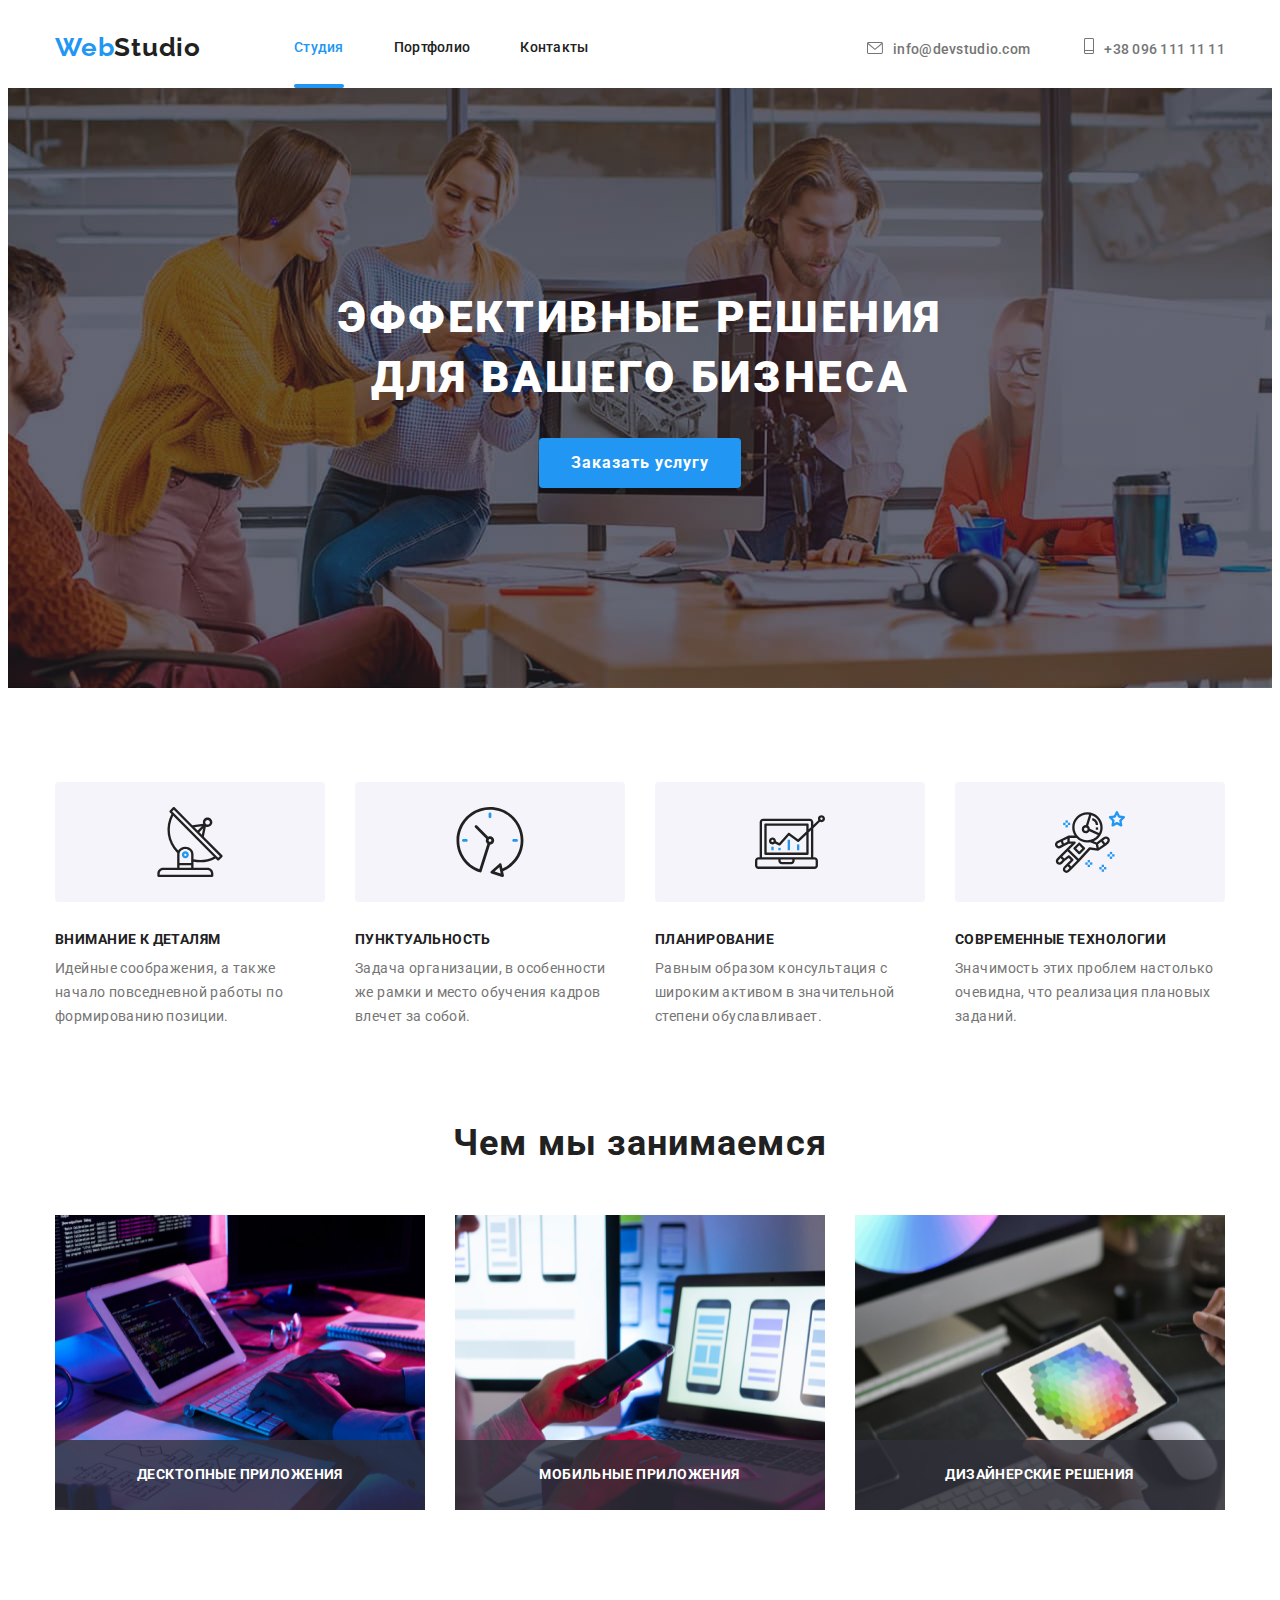
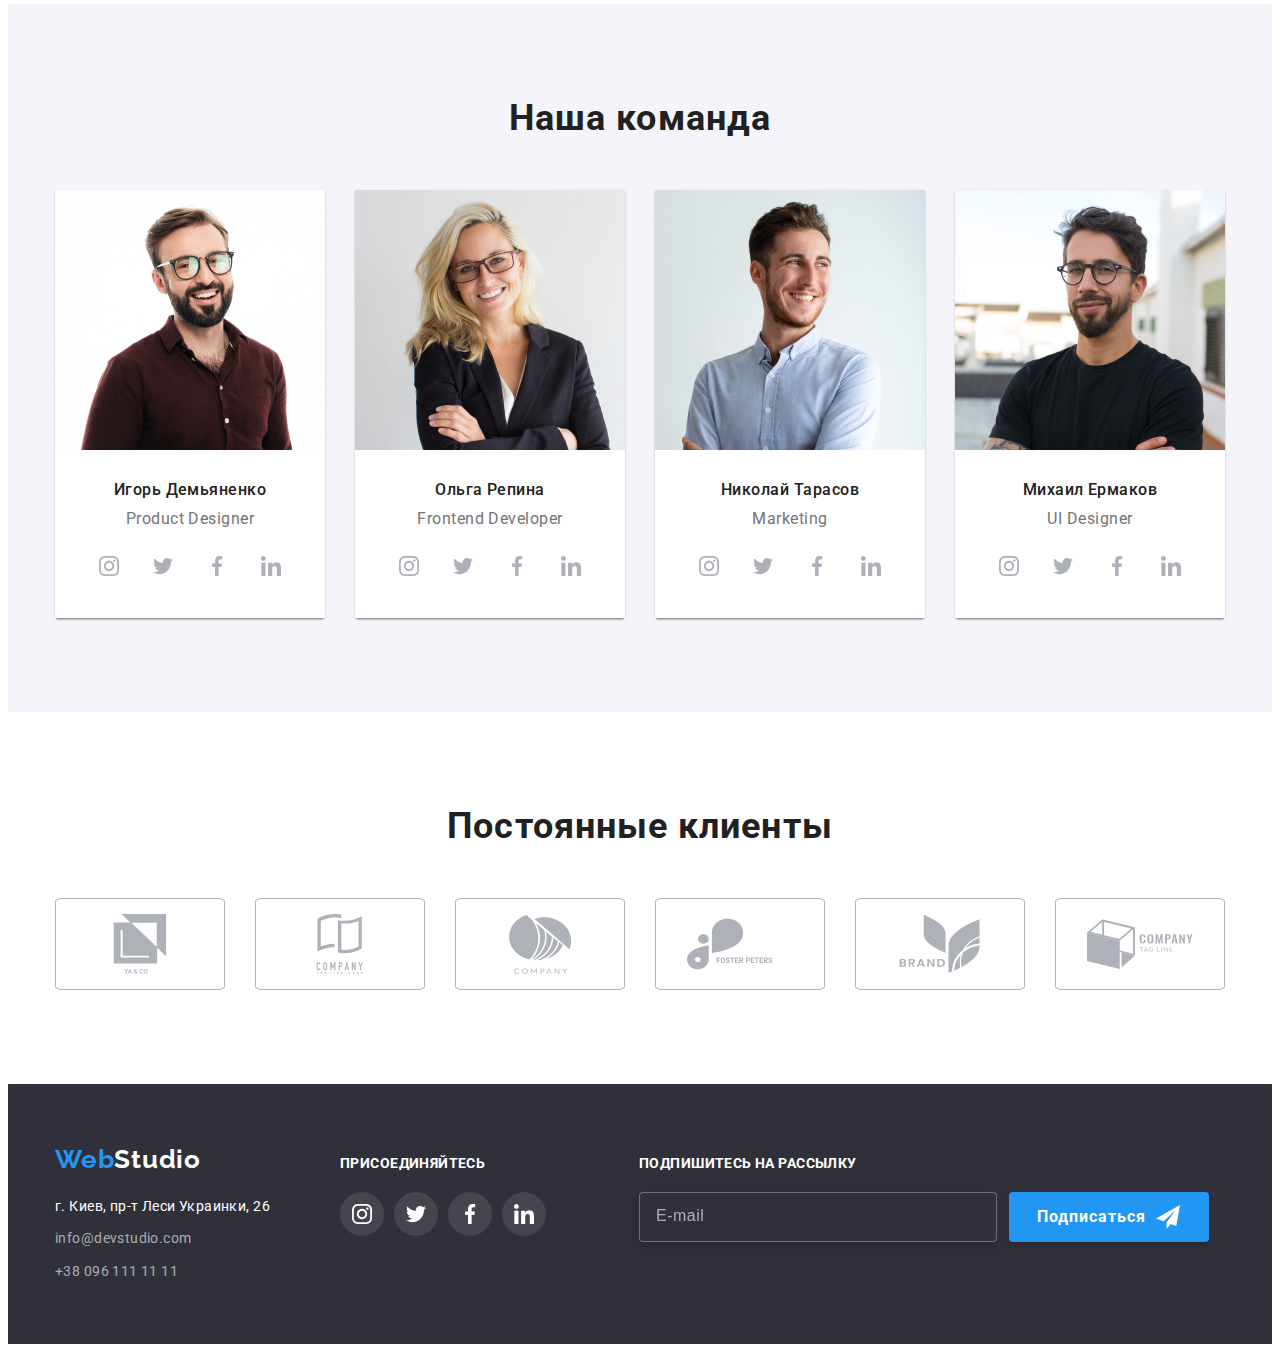
<file: index.html>
<!DOCTYPE html>
<html lang="ru">
<head>
    <meta charset="UTF-8">
    <meta http-equiv="X-UA-Compatible" content="IE=edge">
    <meta name="viewport" content="width=device-width, initial-scale=1.0">
    <title>Document</title>
    <link rel="stylesheet" href="https://cdnjs.cloudflare.com/ajax/libs/modern-normalize/1.1.0/modern-normalize.min.css"
        integrity="sha512-wpPYUAdjBVSE4KJnH1VR1HeZfpl1ub8YT/NKx4PuQ5NmX2tKuGu6U/JRp5y+Y8XG2tV+wKQpNHVUX03MfMFn9Q=="
        crossorigin="anonymous" referrerpolicy="no-referrer" />
    <link rel="preconnect" href="https://fonts.gstatic.com">
    <link href="https://fonts.googleapis.com/css2?family=Raleway:wght@700&family=Roboto:wght@400;500;700;900&display=swap"
        rel="stylesheet" />
    <link rel="stylesheet" href="./css/main.min.css">
</head>
<body>
<!-- Header -->
    <header class="header">
        <div class="container main-nav">
        <nav class="header-nav">
            <a href="" class="header-logo">Web<span class="accent-header">Studio</span></a>
            <ul class="header-list">
                <li class="header-item"><a href="./index.html" class="header-link current">Студия</a></li>
                <li class="header-item"><a href="./portfolio.html" class="header-link">Портфолио</a></li>
                <li class="header-item"><a href="" class="header-link">Контакты</a></li>
            </ul>
        </nav> 
            <ul class="header-contacts">
                <li class="contacts-item"><a href="mailto:info@devstudio.com" class="header-email">
                    <svg class="contacts-icon" width="16" height="12">
                        <use href="./images/icons.svg#icon-envelope"></use>
                    </svg>info@devstudio.com </a></li>
                <li class="contacts-item"><a href="tel:+380961111111" class="header-tel">
                    <svg class="contacts-icon" width="10" height="16">
                    <use href="./images/icons.svg#icon-tel"></use>
                </svg>+38 096 111 11 11</a></li>
            </ul>
        </div>
    </header>
<!-- Main content -->
    <main class="main">
        <section class="section hero-section">
            <div class="container hero-container">
            <h1 class="hero-title">Эффективные решения для вашего бизнеса</h1>
            <button type="button" class="hero-button" data-modal-open>Заказать услугу</button>
            </div>
        </section>
        
<!-- Our quality  -->
        <section class="section quality-section">
            <div class="container">
            <ul class="specialty">
                <li class="specialty__item">
                    <h3 class="specialty__about">ВНИМАНИЕ К ДЕТАЛЯМ</h3>
                    <p class="specialty__description">Идейные соображения, а также начало повседневной работы по формированию позиции.</p>
                </li>
                <li class="specialty__item">
                    <h3 class="specialty__about">ПУНКТУАЛЬНОСТЬ</h3>
                    <p class="specialty__description">Задача организации, в особенности же рамки и место обучения кадров влечет за собой.</p>
                </li>
                <li class="specialty__item">
                    <h3 class="specialty__about">ПЛАНИРОВАНИЕ</h3>
                    <p class="specialty__description">Равным образом консультация с широким активом в значительной степени обуславливает.</p>
                </li>
                <li class="specialty__item">
                    <h3 class="specialty__about">СОВРЕМЕННЫЕ ТЕХНОЛОГИИ</h3>
                    <p class="specialty__description">Значимость этих проблем настолько очевидна, что реализация плановых заданий.</p>
                </li>
            </ul>
            </div>
        </section>
<!-- Our products -->
        <section class="section products-section">
            <div class="our-products container">
            <h2 class="products-title">Чем мы занимаемся</h2>
            <ul class="products-list">
                <li class="products-item">
                    <div class="product-thumb">
                        <img src="./images/box1.jpg" alt="Десктопные приложения" height="295" width="370">
                        <div class="product-actions">
                            <p class="product-about">Десктопные приложения</p>
                        </div>
                    </div>
                </li>
                <li class="products-item">
                    <div class="product-thumb">
                        <img src="./images/box2.jpg" alt="Мобильные приложения" height="295" width="370">
                        <div class="product-actions">
                            <p class="product-about">Мобильные приложения</p>
                    </div>
                </div>
                </li>
                <li class="products-item">
                    <div class="product-thumb">
                        <img src="./images/box3.jpg" alt="Дизайнерские решения" height="295" width="370">
                        <div class="product-actions">
                            <p class="product-about">Дизайнерские решения</p>
                    </div>
                </div>
                </li>
            </ul>
            </div>
        </section>
<!-- Our team -->
        <section class="section team-section">
            <div class="our-team container">
            <h2 class="team team--title">Наша команда</h2>
            <ul class="card-list">
                <li class="card-list__item">
                    <img src="./images/img1.jpg" alt="Игорь" height="260" width="270">
                    <div class="card-list__description">
                        <h3 class="card-list__title">Игорь Демьяненко</h3>
                        <p class="card-list__text">Product Designer</p>
                        <ul class="socials list">
                                <li class="socials__item"><a href="" class="socials__link link">
                                    <svg class="socials__icon" width="20" height="20">
                                        <use href="./images/icons.svg#icon-instagram"></use>
                                    </svg>
                                </a>
                                </li>
                                <li class="socials__item"><a href="" class="socials__link link">
                                    <svg class="socials__icon" width="20" height="20">
                                        <use href="./images/icons.svg#icon-twitter"></use>
                                    </svg>
                                </a>
                                </li>
                                <li class="socials__item"><a href="" class="socials__link link">
                                    <svg class="socials__icon" width="20" height="20">
                                        <use href="./images/icons.svg#icon-facebook"></use>
                                    </svg>
                                </a>
                                </li>
                                <li class="socials__item"><a href="" class="socials__link link">
                                    <svg class="socials__icon" width="20" height="20">
                                        <use href="./images/icons.svg#icon-linkedin"></use>
                                    </svg>
                                </a>
                                </li>
                        </ul>
                    </div> 
                </li>
                <li class="card-list__item">
                    <img src="./images/img2.jpg" alt="Ольга" height="260" width="270">
                    <div class="card-list__description">
                    <h3 class="card-list__title">Ольга Репина</h3>
                    <p class="card-list__text">Frontend Developer</p>
                        <ul class="socials list">
                            <li class="socials__item"><a href="" class="socials__link link">
                                    <svg class="socials__icon" width="20" height="20">
                                        <use href="./images/icons.svg#icon-instagram"></use>
                                    </svg>
                                </a>
                            </li>
                            <li class="socials__item"><a href="" class="socials__link link">
                                    <svg class="socials__icon" width="20" height="20">
                                        <use href="./images/icons.svg#icon-twitter"></use>
                                    </svg>
                                </a>
                            </li>
                            <li class="socials__item"><a href="" class="socials__link link">
                                    <svg class="socials__icon" width="20" height="20">
                                        <use href="./images/icons.svg#icon-facebook"></use>
                                    </svg>
                                </a>
                            </li>
                            <li class="socials__item"><a href="" class="socials__link link">
                                    <svg class="socials__icon" width="20" height="20">
                                        <use href="./images/icons.svg#icon-linkedin"></use>
                                    </svg>
                                </a>
                            </li>
                        </ul>
                    </div>
                </li>
                <li class="card-list__item">
                    <img src="./images/img3.jpg" alt="Николай" height="260" width="270">
                    <div class="card-list__description">
                    <h3 class="card-list__title">Николай Тарасов</h3>
                    <p class="card-list__text">Marketing</p>
                        <ul class="socials list">
                            <li class="socials__item"><a href="" class="socials__link link">
                                    <svg class="socials__icon" width="20" height="20">
                                        <use href="./images/icons.svg#icon-instagram"></use>
                                    </svg>
                                </a>
                            </li>
                            <li class="socials__item"><a href="" class="socials__link link">
                                    <svg class="socials__icon" width="20" height="20">
                                        <use href="./images/icons.svg#icon-twitter"></use>
                                    </svg>
                                </a>
                            </li>
                            <li class="socials__item"><a href="" class="socials__link link">
                                    <svg class="socials__icon" width="20" height="20">
                                        <use href="./images/icons.svg#icon-facebook"></use>
                                    </svg>
                                </a>
                            </li>
                            <li class="socials__item"><a href="" class="socials__link link">
                                    <svg class="socials__icon" width="20" height="20">
                                        <use href="./images/icons.svg#icon-linkedin"></use>
                                    </svg>
                                </a>
                            </li>
                        </ul>
                    </div>        
                </li>
                <li class="card-list__item">
                    <img src="./images/img4.jpg" alt="Михаил" height="260" width="270">
                    <div class="card-list__description">
                    <h3 class="card-list__title">Михаил Ермаков</h3>
                    <p class="card-list__text">UI Designer</p>
                        <ul class="socials list">
                            <li class="socials__item"><a href="" class="socials__link link">
                                    <svg class="socials__icon" width="20" height="20">
                                        <use href="./images/icons.svg#icon-instagram"></use>
                                    </svg>
                                </a>
                            </li>
                            <li class="socials__item"><a href="" class="socials__link link">
                                    <svg class="socials__icon" width="20" height="20">
                                        <use href="./images/icons.svg#icon-twitter"></use>
                                    </svg>
                                </a>
                            </li>
                            <li class="socials__item"><a href="" class="socials__link link">
                                    <svg class="socials__icon" width="20" height="20">
                                        <use href="./images/icons.svg#icon-facebook"></use>
                                    </svg>
                                </a>
                            </li>
                            <li class="socials__item"><a href="" class="socials__link link">
                                    <svg class="socials__icon" width="20" height="20">
                                        <use href="./images/icons.svg#icon-linkedin"></use>
                                    </svg>
                                </a>
                            </li>
                        </ul>
                    </div>      
            </li>
            </ul>
            </div>
        </section>
<!-- Our clients -->
        <section class="section clients-section">
            <h2 class="clients-title">Постоянные клиенты</h2>
            <ul class="clients-list">
                <li class="clients-item"><a href="" class="clients-soc-link link">
                        <svg class="clients-soc-icon" width="106" height="60">
                        <use href="./images/icons.svg#icon-ya"></use>
                        </svg>
                    </a>
                </li>
                <li class="clients-item"><a href="" class="clients-soc-link link">
                        <svg class="clients-soc-icon" width="106" height="60">
                            <use href="./images/icons.svg#icon-tagline"></use>
                        </svg>
                    </a>
                </li>
                <li class="clients-item"><a href="" class="clients-soc-link link">
                        <svg class="clients-soc-icon" width="106" height="60">
                            <use href="./images/icons.svg#icon-company"></use>
                        </svg>
                    </a>
                </li>
                <li class="clients-item"><a href="" class="clients-soc-link link">
                        <svg class="clients-soc-icon" width="106" height="60">
                            <use href="./images/icons.svg#icon-foster"></use>
                        </svg>
                    </a>
                </li>
                <li class="clients-item"><a href="" class="clients-soc-link link">
                        <svg class="clients-soc-icon" width="106" height="60">
                            <use href="./images/icons.svg#icon-brand"></use>
                        </svg>
                    </a>
                </li>
                <li class="clients-item"><a href="" class="clients-soc-link link">
                        <svg class="clients-soc-icon" width="106" height="60">
                            <use href="./images/icons.svg#icon-companytag"></use>
                        </svg>
                    </a>
                </li>
            </ul>
        </section>


    </main>
<!--Footer-->
    <footer class="footer">
        <section class="section footer-section">
        <div class="container footer-nav">
            <div class="footer-address">
            <div class="logodiv">
                <a href="" class="footer-logo">Web<span class="accent-footer">Studio</span></a>
            </div>
            <address class="address">г. Киев, пр-т Леси Украинки, 26</address>
            <ul class="footer-contacts-list">
                <li class="footer-contacts-item"><a href="mailto:info@devstudio.com" class="footer-email">info@devstudio.com</a></li>
                <li class="footer-contacts-item"><a href="tel:+380961111111" class="footer-tel">+38 096 111 11 11</a></li>
            </ul>
            </div>
            <div class="footer-soc">
            <h2 class="connect">Присоединяйтесь</h2>
            <ul class="footer-soc-list list">
                <li class="footer-soc-item"><a href="" class="footer-soc-link link">
                        <svg class="footer-soc-icon" width="20" height="20">
                            <use href="./images/icons.svg#icon-instagram"></use>
                        </svg>
                    </a>
                </li>
                <li class="footer-soc-item"><a href="" class="footer-soc-link link">
                        <svg class="footer-soc-icon" width="20" height="20">
                            <use href="./images/icons.svg#icon-twitter"></use>
                        </svg>
                    </a>
                </li>
                <li class="footer-soc-item"><a href="" class="footer-soc-link link">
                        <svg class="footer-soc-icon" width="20" height="20">
                            <use href="./images/icons.svg#icon-facebook"></use>
                        </svg>
                    </a>
                </li>
                <li class="footer-soc-item"><a href="" class="footer-soc-link link">
                        <svg class="footer-soc-icon" width="20" height="20">
                            <use href="./images/icons.svg#icon-linkedin"></use>
                        </svg>
                    </a>
                </li>
            </ul>
            </div>
            <form class="footer-connect">
                <h2 class="spam">Подпишитесь на рассылку</h2>
                <div class="footer-form">
                    <label for="email" class="footer-mail">E-mail</label>
                    <input type="email" name="email" id="email" placeholder="E-mail">
                    <div class="button-full">
                    <button class="footer-button">Подписаться
                        <svg class="button-icon" width="24" height="24">
                            <use href="./images/icons.svg#icon-icon-send"></use>
                        </svg>
                    </button>
                    </div>
                </div>
            </form>
        </div>
        </section>
    </footer>
    <div class="backdrop is-hidden" data-modal>
        <div class="modal">
            <button class="close" data-modal-close>
                <svg class="close-button" width="11" height="11">
                    <use href="./images/icons.svg#icon-Vector"></use>
                </svg>
            </button>
            <div class="section-form">
                <h1 class="header-modal">Оставьте свои данные, мы вам перезвоним</h1>
                <form class="form js-speaker-form">
                    <div class="form-field">
                        <label for="name">Имя</label>
                            <div class="input-wrap">
                                <input type="text" name="name" id="name" class="form-input">
                                <svg class="form-icon" width="18" height="18">
                                <use href="./images/icons.svg#icon-person-black"></use>
                                </svg>
                            </div>
                    </div>
                    <div class="form-field">
                        <label for="tel">Телефон</label>
                        <div class="input-wrap">
                        <input type="tel" name="tel" id="tel" class="form-input">
                        <svg class="form-icon" width="20" height="20">
                            <use href="./images/icons.svg#icon-phone-black"></use>
                        </svg>
                        </div>
                    </div>
                    <div class="form-field">
                        <label for="email">Почта</label>
                        <div class="input-wrap">
                        <input type="email" name="email" id="email" class="form-input">
                        <svg class="form-icon" width="20" height="20">
                            <use href="./images/icons.svg#icon-email-black"></use>
                        </svg>
                        </div>
                    </div>
                    <div class="form-field">
                        <label for="comment">Комментарий</label>
                        <textarea name="comment" id="comment" placeholder="Введите текст"></textarea>
                    </div>
                    <div class="form-checkbox">
                        <input type="checkbox" name="agree" id="agree" class="input-check visually-hidden">
                        <label for="agree" class="check-text">
                        <span>
                            <svg class="check-icon" width="11" height="11">
                                <use href="./images/icons.svg#icon-confirm"></use>
                            </svg>
                        </span>
                        Соглашаюсь с рассылкой и принимаю &nbsp;<a href="" class="contract">Условия договора</a></label>
                    </div>
                    <button type="submit" class="send-button">Отправить</button>
                </form>
            </div>
        </div>
    </div>
    <script src="./js/modal.js"></script>
</body>
</html>
</file>
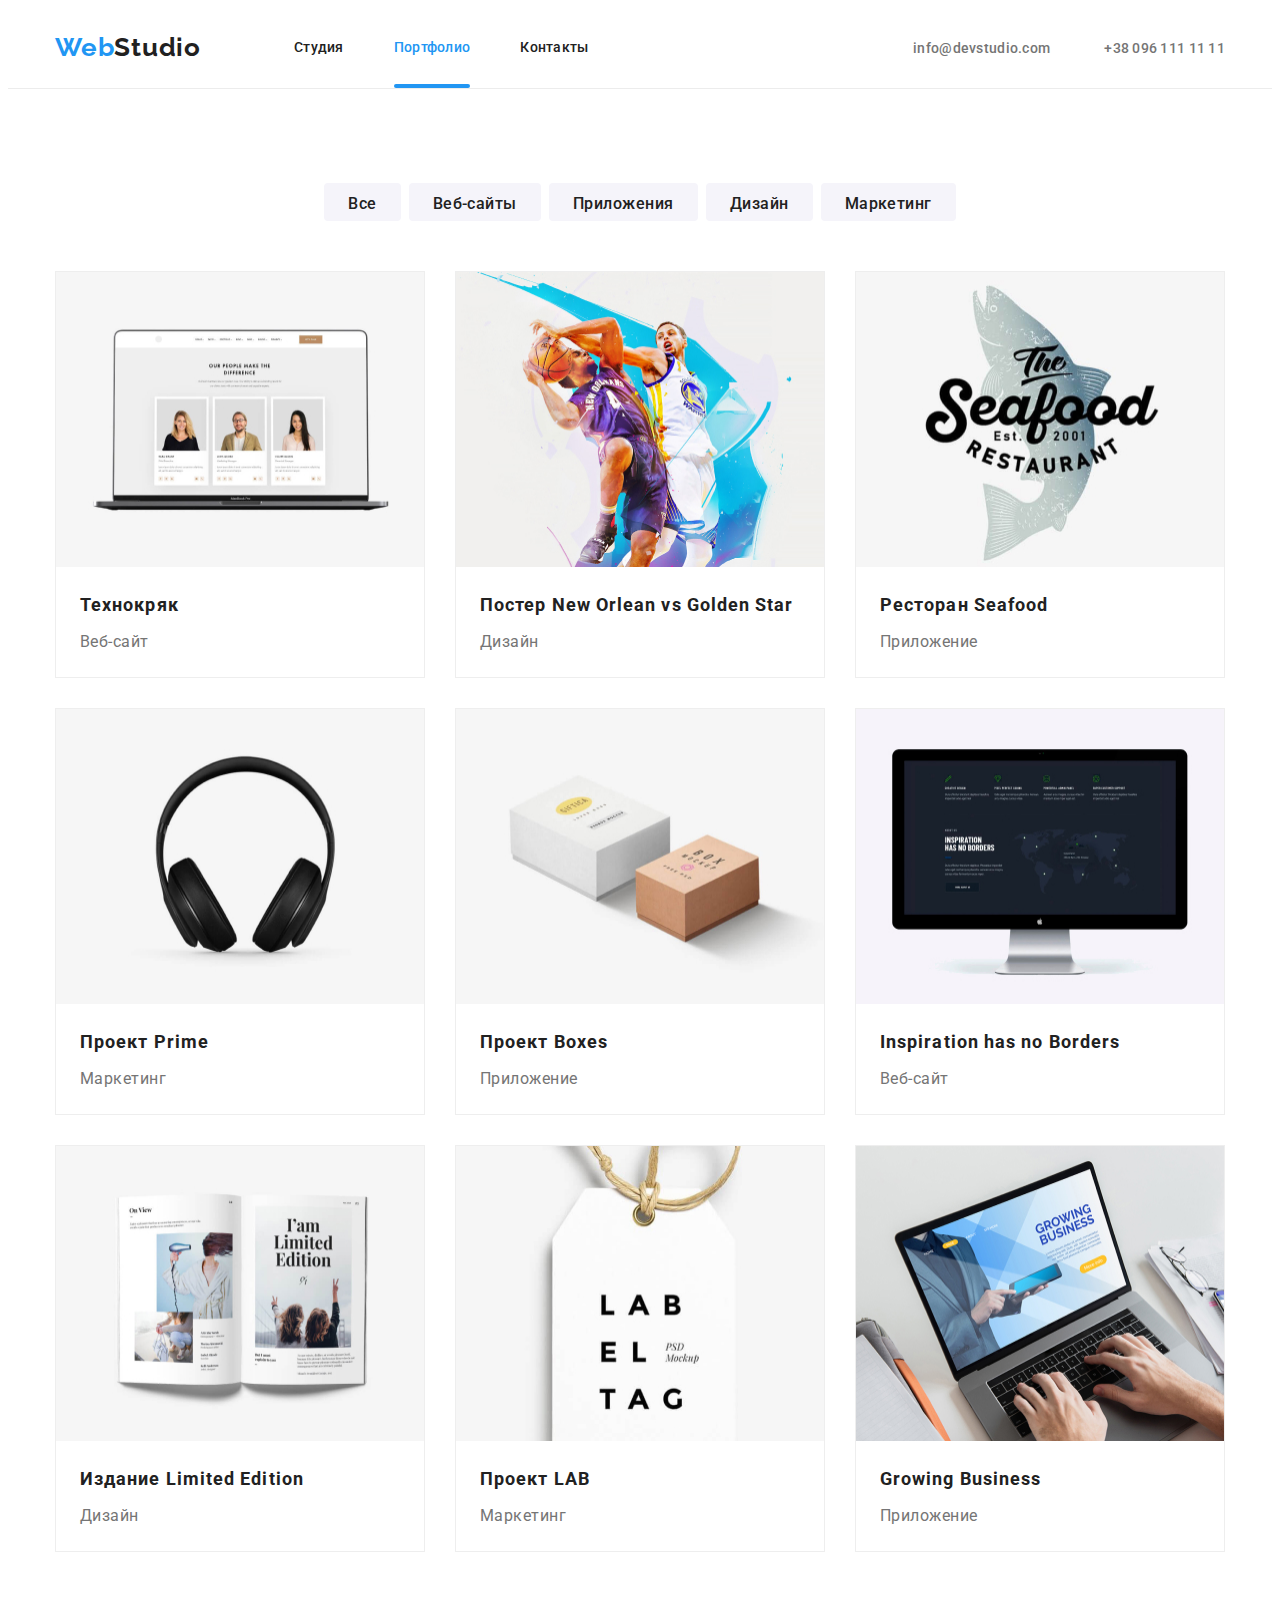
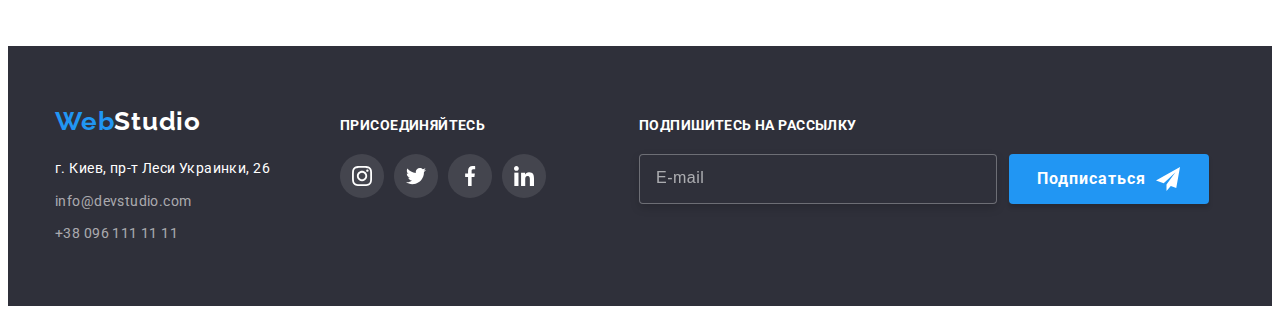
<file: portfolio.html>
<!DOCTYPE html>
<html lang="ru">
<head>
    <meta charset="UTF-8">
    <meta http-equiv="X-UA-Compatible" content="IE=edge">
    <meta name="viewport" content="width=device-width, initial-scale=1.0">
    <title>Portfolio</title>
    <link rel="stylesheet" href="./css/main.min.css">
    <link rel="preconnect" href="https://fonts.gstatic.com">
    <link href="https://fonts.googleapis.com/css2?family=Raleway:wght@700&family=Roboto:wght@400;500;700;900&display=swap"
        rel="stylesheet" />
</head>
<body>
<!-- Header -->
    <header class="header header-portfolio">
        <section class="section header-section">
            <div class="container main-nav">
                <nav class="header-nav">
                    <a href="" class="header-logo">Web<span class="accent-header">Studio</span></a>
                    <ul class="header-list">
                        <li class="header-item"><a href="./index.html" class="header-link">Студия</a></li>
                        <li class="header-item"><a href="./portfolio.html" class="header-link current">Портфолио</a></li>
                        <li class="header-item"><a href="" class="header-link">Контакты</a></li>
                    </ul>
                </nav>
                <ul class="header-contacts">
                    <li class="contacts-item"><a href="mailto:info@devstudio.com"
                            class="header-email">info@devstudio.com</a></li>
                    <li class="contacts-item"><a href="tel:+380961111111" class="header-tel">+38 096 111 11 11</a></li>
                </ul>
            </div>
        </section>
    </header>
<!-- Main section -->
    <main class="main">
        <section class="section section-portfolio">
            <div class="container">
<!-- Buttons Filter -->
            <ul class="buttons-list">
                <li class="buttons-list-item">
                    <button type="button" class="button-portfolio">Все</button>
                </li>
                <li class="buttons-list-item">
                    <button type="button" class="button-portfolio">Веб-сайты</button>
                </li>
                <li class="buttons-list-item">
                    <button type="button" class="button-portfolio">Приложения</button>
                </li>
                <li class="buttons-list-item">
                    <button type="button" class="button-portfolio">Дизайн</button>
                </li>
                <li class="buttons-list-item">
                    <button type="button" class="button-portfolio">Маркетинг</button>
                </li>
            </ul>
            
        
<!-- Projects -->
            
            <ul class="projects-list">
                <li class="projects-item">
                    <div class="project-thumb">
                        <img src="./images/portfolio1.jpg" alt="пример1" height="295" width="370">
                            <div class="project-overlay">
                                <div class= "project-actions">
                                    <p class= "project-about">Ресурс предлагает комплексные предложения с разным уровнем функционала и сервисов. Все это позволит посетителю получить
                                исчерпывающие сведения о компании или частном лице.</p>
                                </div>
                            </div>
                    </div>
                    <div class="project-description">
                        <h2 class="project-name">Технокряк</h2>
                        <p class="project-type">Веб-сайт</p>
                    </div>
                </li>
                <li class="projects-item">
                    <div class="project-thumb">
                        <img src="./images/portfolio2.jpg" alt="пример2" height="295" width="370">
                        <div class="project-overlay">
                            <div class="project-actions">
                                <p class="project-about">Ресурс предлагает комплексные предложения с разным уровнем функционала и сервисов. Все
                                    это позволит посетителю получить
                                    исчерпывающие сведения о компании или частном лице.</p>
                            </div>
                        </div>
                    </div>
                    <div class="project-description">
                     <h2 class="project-name">Постер New Orlean vs Golden Star</h2>
                     <p class="project-type">Дизайн</p>
                     </div>
                </li>
                <li class="projects-item">
                    <div class="project-thumb">
                        <img src="./images/portfolio3.jpg" alt="пример3" height="295" width="370">
                        <div class="project-overlay">
                            <div class="project-actions">
                                <p class="project-about">Ресурс предлагает комплексные предложения с разным уровнем функционала и сервисов. Все
                                    это позволит посетителю получить
                                    исчерпывающие сведения о компании или частном лице.</p>
                            </div>
                        </div>
                    </div>
                    <div class="project-description">
                     <h2 class="project-name">Ресторан Seafood</h2>
                     <p class="project-type">Приложение</p>
                     </div>
                </li>
                <li class="projects-item">
                    <div class="project-thumb">
                        <img src="./images/portfolio4.jpg" alt="пример4" height="295" width="370">
                        <div class="project-overlay">
                            <div class="project-actions">
                                <p class="project-about">Ресурс предлагает комплексные предложения с разным уровнем функционала и сервисов. Все
                                    это позволит посетителю получить
                                    исчерпывающие сведения о компании или частном лице.</p>
                            </div>
                        </div>
                    </div>
                    <div class="project-description">
                     <h2 class="project-name">Проект Prime</h2>
                     <p class="project-type">Маркетинг</p>
                     </div>
                </li>
                <li class="projects-item">
                    <div class="project-thumb">
                        <img src="./images/portfolio5.jpg" alt="пример5" height="295" width="370">
                        <div class="project-overlay">
                            <div class="project-actions">
                                <p class="project-about">Ресурс предлагает комплексные предложения с разным уровнем функционала и сервисов. Все
                                    это позволит посетителю получить
                                    исчерпывающие сведения о компании или частном лице.</p>
                            </div>
                        </div>
                    </div>
                    <div class="project-description">
                     <h2 class="project-name">Проект Boxes</h2>
                     <p class="project-type">Приложение</p>
                     </div>
                </li>
                <li class="projects-item">
                    <div class="project-thumb">
                        <img src="./images/portfolio6.jpg" alt="пример6" height="295" width="370">
                        <div class="project-overlay">
                            <div class="project-actions">
                                <p class="project-about">Ресурс предлагает комплексные предложения с разным уровнем функционала и сервисов. Все
                                    это позволит посетителю получить
                                    исчерпывающие сведения о компании или частном лице.</p>
                            </div>
                        </div>
                    </div>
                    <div class="project-description">
                     <h2 class="project-name">Inspiration has no Borders</h2>
                     <p class="project-type">Веб-сайт</p>
                     </div>
                </li>
                <li class="projects-item">
                    <div class="project-thumb">
                        <img src="./images/portfolio7.jpg" alt="пример7" height="295" width="370">
                        <div class="project-overlay">
                            <div class="project-actions">
                                <p class="project-about">Ресурс предлагает комплексные предложения с разным уровнем функционала и сервисов. Все
                                    это позволит посетителю получить
                                    исчерпывающие сведения о компании или частном лице.</p>
                            </div>
                        </div>
                    </div>
                    <div class="project-description">
                     <h2 class="project-name">Издание Limited Edition</h2>
                     <p class="project-type">Дизайн</p>
                     </div>
                </li>
                <li class="projects-item">
                    <div class="project-thumb">
                        <img src="./images/portfolio8.jpg" alt="пример8" height="295" width="370">
                        <div class="project-overlay">
                            <div class="project-actions">
                                <p class="project-about">Ресурс предлагает комплексные предложения с разным уровнем функционала и сервисов. Все
                                    это позволит посетителю получить
                                    исчерпывающие сведения о компании или частном лице.</p>
                            </div>
                        </div>
                    </div>
                    <div class="project-description">
                     <h2 class="project-name">Проект LAB</h2>
                     <p class="project-type">Маркетинг</p>
                     </div>
                </li>
                <li class="projects-item">
                    <div class="project-thumb">
                        <img src="./images/portfolio9.jpg" alt="пример9" height="295" width="370">
                        <div class="project-overlay">
                            <div class="project-actions">
                                <p class="project-about">Ресурс предлагает комплексные предложения с разным уровнем функционала и сервисов. Все
                                    это позволит посетителю получить
                                    исчерпывающие сведения о компании или частном лице.</p>
                            </div>
                        </div>
                    </div>
                    <div class="project-description">
                     <h2 class="project-name">Growing Business</h2>
                     <p class="project-type">Приложение</p>
                     </div>
                </li>
            </ul>
            </div>
        </section>
    </main>
<!-- Footer -->
    <footer class="footer">
        <section class="section footer-section">
            <div class="container footer-nav">
                <div class="footer-address">
                    <div class="logodiv">
                        <a href="" class="footer-logo">Web<span class="accent-footer">Studio</span></a>
                    </div>
                    <address class="address">г. Киев, пр-т Леси Украинки, 26</address>
                    <ul class="footer-contacts-list">
                        <li class="footer-contacts-item"><a href="mailto:info@devstudio.com"
                                class="footer-email">info@devstudio.com</a></li>
                        <li class="footer-contacts-item"><a href="tel:+380961111111" class="footer-tel">+38 096 111 11
                                11</a></li>
                    </ul>
                </div>
                <div class="footer-soc">
                    <h2 class="connect">Присоединяйтесь</h2>
                    <ul class="footer-soc-list list">
                        <li class="footer-soc-item"><a href="" class="footer-soc-link link">
                                <svg class="footer-soc-icon" width="20" height="20">
                                    <use href="./images/icons.svg#icon-instagram"></use>
                                </svg>
                            </a>
                        </li>
                        <li class="footer-soc-item"><a href="" class="footer-soc-link link">
                                <svg class="footer-soc-icon" width="20" height="20">
                                    <use href="./images/icons.svg#icon-twitter"></use>
                                </svg>
                            </a>
                        </li>
                        <li class="footer-soc-item"><a href="" class="footer-soc-link link">
                                <svg class="footer-soc-icon" width="20" height="20">
                                    <use href="./images/icons.svg#icon-facebook"></use>
                                </svg>
                            </a>
                        </li>
                        <li class="footer-soc-item"><a href="" class="footer-soc-link link">
                                <svg class="footer-soc-icon" width="20" height="20">
                                    <use href="./images/icons.svg#icon-linkedin"></use>
                                </svg>
                            </a>
                        </li>
                    </ul>
                </div>
                <form class="footer-connect">
                    <h2 class="spam">Подпишитесь на рассылку</h2>
                    <div class="footer-form">
                        <label for="email" class="footer-mail">E-mail</label>
                        <input type="email" name="email" id="email" placeholder="E-mail">
                        <div class="button-full">
                            <button class="footer-button">Подписаться
                                <svg class="button-icon" width="24" height="24">
                                    <use href="./images/icons.svg#icon-icon-send"></use>
                                </svg>
                            </button>
                        </div>
                    </div>
                </form>
            </div>
        </section>
    </footer>
</body>
</html>
</file>
<file: css/main.min.css>
:root{--main-text-color: rgba(33, 33, 33, 1);--secondary-text-color: rgba(117, 117, 117, 1);--thirdly-text-color: rgba(255, 255, 255, 0.6);--accent-text-color: rgba(255, 255, 255, 1);--accent-color: rgba(33, 150, 243, 1);--secondary-accent-color: rgba(255, 255, 255, 1);--background-color: rgba(255, 255, 255, 1);--secondary-background-color: rgba(245, 244, 250, 1);--thirdly-background-color: rgba(47, 48, 58, 1);--soc-icon-color: rgba(175, 177, 184, 1)}body{font-family:Roboto,sans-serif;background-color:var(--background-color);color:var(--main-text-color)}address{margin-bottom:9px}img{display:block}*{box-sizing:border-box}p,h1,h2,h3,h4,h5,h6{margin:0}ul{list-style:none;margin:0;padding-left:0}.visually-hidden{position:absolute;white-space:nowrap;width:1px;height:1px;overflow:hidden;border:0;padding:0;clip:rect(0 0 0 0);clip-path:inset(50%);margin:-1px}.container{width:1200px;padding-left:15px;padding-right:15px;margin-left:auto;margin-right:auto}.hero-button{color:var(--secondary-accent-color);background-color:var(--accent-color);font-family:inherit;font-weight:700;font-size:16px;line-height:1.87;text-align:center;letter-spacing:.06em;cursor:pointer;padding:10px 32px;min-width:200px;max-height:50px;border-radius:4px;display:block;margin:0 auto;border:0rem;box-shadow:0px 4px 4px rgba(0,0,0,.15)}.button-portfolio{font-family:inherit;background-color:var(--secondary-background-color);color:var(--main-text-color);border-color:rgba(0,0,0,0);font-weight:500;font-size:16px;line-height:1.6;text-align:center;letter-spacing:.03em;cursor:pointer;padding:6px 22px;min-width:73px;max-height:38px;border-radius:4px;transition:background-color 250ms cubic-bezier(0.4, 0, 0.2, 1),color 250ms cubic-bezier(0.4, 0, 0.2, 1)}.button-portfolio:hover,.button-portfolio:focus,.button-portfolio:active{background-color:var(--accent-color);color:var(--accent-text-color);border-color:rgba(0,0,0,0);box-shadow:0px 3px 1px rgba(0,0,0,.1),0px 1px 2px rgba(0,0,0,.08),0px 2px 2px rgba(0,0,0,.12);border-radius:4px}.buttons-list{margin-bottom:50px;display:flex;justify-content:center}.buttons-list-item:not(:last-child){margin-right:8px}.send-button{color:var(--secondary-accent-color);background-color:var(--accent-color);font-family:inherit;font-weight:700;font-size:16px;line-height:1.87;text-align:center;letter-spacing:.06em;cursor:pointer;padding:10px 55px;min-width:200px;max-height:50px;border-radius:4px;display:block;margin:0 auto 40px;border:0rem;box-shadow:0px 4px 4px rgba(0,0,0,.15)}.close{display:flex;width:30px;height:30px;border:1px solid rgba(0,0,0,.1);background-color:#fff;cursor:pointer;margin-left:auto;align-items:center;justify-content:center;border-radius:50%}.close:hover{fill:var(--accent-color)}.close-button{width:11px;height:11px}.footer-button{color:var(--secondary-accent-color);background-color:var(--accent-color);font-family:inherit;font-weight:700;font-size:16px;line-height:1.87;text-align:center;letter-spacing:.06em;cursor:pointer;padding:10px 28px;min-width:200px;max-height:50px;border-radius:4px;border:0rem;box-shadow:0px 4px 4px rgba(0,0,0,.15)}.hero-title{color:var(--accent-text-color);font-weight:900;font-size:44px;line-height:1.36;text-align:center;letter-spacing:.06em;text-transform:uppercase;max-width:696px;margin:0 auto;margin-bottom:30px}.backdrop{position:fixed;top:0;left:0;width:100%;height:100%;background-color:rgba(0,0,0,.2);transform:scale(1);transition:transform 250ms cubic-bezier(0.4, 0, 0.2, 1),opacity 250ms cubic-bezier(0.4, 0, 0.2, 1)}.backdrop.is-hidden{opacity:0;pointer-events:none}.modal{position:absolute;top:50%;left:50%;transform:translate(-50%, -50%);min-width:528px;min-height:581px;background-color:#fff;padding:8px;box-shadow:0px 1px 3px rgba(0,0,0,.12),0px 1px 1px rgba(0,0,0,.14),0px 2px 1px rgba(0,0,0,.2);border-radius:4px}textarea{resize:none}.section-form{margin-left:auto;margin-right:auto;width:448px}.header-modal{font-weight:700;font-size:20px;line-height:1.15;letter-spacing:.03em;margin-bottom:12px}.form-field{display:flex;flex-direction:column;margin-bottom:10px;position:relative}.input-wrap{position:relative}.form-icon{position:absolute;display:inline-block;top:50%;left:12px;width:18px;height:18px;transform:translateY(-50%)}.form-field:nth-child(4){margin-bottom:20px}.form-field label{margin-bottom:4px;font-size:12px;line-height:1.16;letter-spacing:.01em;color:var(--secondary-text-color)}.form-field input{padding:12px;max-height:40px;border:1px solid rgba(33,33,33,.2);border-radius:4px;outline:rgba(0,0,0,0);width:100%;padding-left:42px}.form-input:hover,.form-input:focus{cursor:pointer;border-color:var(--accent-color)}.form-input:hover+.form-icon,.form-input:focus+.form-icon{fill:var(--accent-color)}.form-field textarea{padding:12px 16px;border:1px solid rgba(33,33,33,.2);border-radius:4px;min-height:120px;outline:rgba(0,0,0,0)}.form-field textarea:hover,.form-field textarea:focus{cursor:pointer;border-color:var(--accent-color)}.form-field textarea::placeholder{font-size:14px;line-height:1.14;letter-spacing:.01em;color:rgba(117,117,117,.5)}.form-checkbox{display:flex;align-items:center;margin-bottom:30px;width:100%;margin-right:auto;margin-left:auto}.form-checkbox label{font-size:14px;line-height:1.71;letter-spacing:.03em;color:var(--secondary-text-color);margin-left:8px}.form-checkbox a{font-size:14px;line-height:1.71;letter-spacing:.03em;text-decoration:underline;color:var(--accent-color)}.check-text{display:flex;align-items:center}.check-text span{width:16px;height:15px;border:2px solid #000;border-radius:2px;margin-right:7px;display:flex;align-items:center;justify-content:center}.check-icon{fill:rgba(0,0,0,0)}.input-check:checked+.check-text span{background-color:var(--accent-color);border-radius:2px;outline:rgba(0,0,0,0);border:none}.input-check:checked+.check-text .check-icon{fill:#fff}.header-logo{color:var(--accent-color);font-family:"Raleway";font-style:normal;font-weight:700;font-size:26px;line-height:31px;letter-spacing:.03em;text-decoration:none;margin-right:93px;padding-top:24px;padding-bottom:24px}.accent-header{color:var(--main-text-color)}.header-list .header-link.current{color:var(--accent-color)}.header-list .header-link.current::after{content:"";display:block;background-color:var(--accent-color);width:100%;height:4px;border-radius:2px;position:absolute;left:0;bottom:0}.header-item{position:relative}.header-link{color:var(--main-text-color);text-decoration:none}.header-linkhover,.header-link:focus{color:var(--accent-color)}.header-contacts a{color:var(--secondary-text-color);text-decoration:none;font-weight:500;font-size:14px;line-height:1.17;letter-spacing:.02em}.header-contacts a:hover,.header-contacts a:focus{color:var(--accent-color)}.header-list a{font-family:Roboto;font-weight:500;font-size:14px;line-height:1.14;letter-spacing:.02em}.header-portfolio{border-bottom:1px solid #ececec}.header-list{display:flex;justify-content:space-between}.header-nav{display:flex;align-items:center}.header-list .header-link{padding-top:32px;padding-bottom:32px;display:block}.header-contacts{display:inline-block;margin-left:auto}.header-item:not(:last-child){margin-right:50px}.header-list{display:flex;justify-content:space-between}.header-nav{display:flex;align-items:center}.header-list .header-link{padding-top:32px;padding-bottom:32px;display:block}.header-contacts{display:inline-block;margin-left:auto}.header-item:not(:last-child){margin-right:50px}.contacts-item:not(:last-child){margin-right:50px}.contacts-item{display:inline-flex;align-self:center;align-items:center}.contacts-icon{margin-right:10px;fill:currentColor}.contacts-icon:hover,.contacts-icon:focus{fill:var(--accent-color)}.main-nav{display:flex;align-items:center}.hero-container{padding:200px 0px}.hero-section{max-width:1600px;background-color:var(--thirdly-background-color);background-image:linear-gradient(rgba(47, 48, 58, 0.4), rgba(47, 48, 58, 0.4)),url(../images/bg-hero-img.jpg);background-repeat:no-repeat;background-position:center;background-size:cover;margin:0 auto}.quality-section{padding:94px 0}.specialty__about{font-weight:700;font-size:14px;line-height:1.14;letter-spacing:.03em;text-transform:uppercase;margin-bottom:10px}.specialty{display:flex}.specialty__item{margin-right:30px;min-width:270px}.specialty__item:last-child{margin-right:0}.specialty__description{color:var(--secondary-text-color);font-size:14px;line-height:1.71;letter-spacing:.03em}.specialty__item:first-child::before{display:block;background-color:var(--secondary-background-color);border-radius:4px;content:"";width:270px;height:120px;background-image:url(../images/antenna1.svg);background-repeat:no-repeat;background-position:center;margin-bottom:30px}.specialty__item:nth-child(3)::before{display:block;background-color:var(--secondary-background-color);border-radius:4px;content:"";width:270px;height:120px;background-image:url(../images/diagram1.svg);background-repeat:no-repeat;background-position:center;margin-bottom:30px}.specialty__item:nth-child(2)::before{display:block;background-color:var(--secondary-background-color);border-radius:4px;content:"";width:270px;height:120px;background-image:url(../images/clock1.svg);background-repeat:no-repeat;background-position:center;margin-bottom:30px}.specialty__item:nth-child(4)::before{display:block;background-color:var(--secondary-background-color);border-radius:4px;content:"";width:270px;height:120px;background-image:url(../images/astronaut1.svg);background-repeat:no-repeat;background-position:center;margin-bottom:30px}.products-section{padding:0;padding-bottom:94px}.products-title{font-weight:700;font-size:36px;line-height:1.16;text-align:center;letter-spacing:.03em;margin-bottom:50px}.products-list{display:flex}.products-item{margin-right:30px}.products-item:nth-child(3){margin:0px}.product-about{font-weight:700;font-size:14px;line-height:1.14;text-align:center;letter-spacing:.03em;text-transform:uppercase;color:#fff;min-width:205px}.product-thumb::before{position:absolute;content:"";width:100%;height:70px;background-color:rgba(47,48,58,.8);bottom:0}.product-thumb{position:relative}.product-actions{position:absolute;bottom:0;padding:27px 82px}.team-section{background-color:var(--secondary-background-color);padding:94px 0}.team{font-weight:700;font-size:36px;line-height:1.16;text-align:center;letter-spacing:.03em}.team--title{margin-bottom:50px}.card-list{display:flex}.card-list__item{margin-right:30px;box-shadow:0px 1px 3px rgba(0,0,0,.12),0px 1px 1px rgba(0,0,0,.14),0px 2px 1px rgba(0,0,0,.2);border-radius:0px 0px 4px 4px;min-width:270px}.card-list__item:last-child{margin-right:0}.card-list__title{font-weight:500;font-size:16px;line-height:1.19;letter-spacing:.03em;margin-bottom:10px;text-align:center;min-width:151px}.card-list__text{color:var(--secondary-text-color);font-size:16px;line-height:1.19;letter-spacing:.03em;text-align:center;margin-bottom:16px}.card-list__description{padding:30px 32px;background-color:var(--accent-text-color)}.socials{display:flex;justify-content:center}.socials__item{width:44px;height:44px;margin-left:10px}.socials__item:first-child{margin-left:0}.socials__link{display:flex;align-items:center;justify-content:center;width:100%;height:100%;border-radius:50%;background-color:var(--accent-text-color);transition:background-color 250ms cubic-bezier(0.4, 0, 0.2, 1)}.socials__link:hover,.socials__link:focus{background-color:var(--accent-color)}.socials__icon{fill:var(--soc-icon-color);transition:fill 250ms cubic-bezier(0.4, 0, 0.2, 1)}.socials__link:hover .socials__icon,.socials__link:focus .socials__icon{fill:var(--accent-text-color)}.clients-section{padding-top:94px;padding-bottom:94px}.clients-title{font-weight:700;font-size:36px;line-height:1.16;text-align:center;letter-spacing:.03em;margin-bottom:50px}.clients-item{width:170px;height:92px;margin-left:30px}.clients-item:first-child{margin-left:0}.clients-soc-link{display:flex;align-items:center;justify-content:center;width:170px;height:92px;border:1px solid #afb1b8;border-radius:4%}.clients-soc-link:hover,.clients-soc-link:focus{border-color:var(--accent-color)}.clients-soc-link:hover .clients-soc-icon,.clients-soc-link:hover .clients-soc-icon,.clients-soc-link:focus .clients-soc-icon,.clients-soc-link:focus .clients-soc-icon{fill:var(--accent-color)}.clients-soc-icon{fill:#afb1b8;transition:fill 250ms cubic-bezier(0.4, 0, 0.2, 1)}.clients-list{display:flex;align-items:center;justify-content:center}.footer-logo{color:var(--accent-color);font-family:"Raleway";font-style:normal;font-weight:700;font-size:26px;line-height:1.19;letter-spacing:.03em;text-decoration:none}.accent-footer{color:var(--secondary-accent-color)}.footer-section{display:flex;background-color:var(--thirdly-background-color);padding:60px 0}address{color:var(--accent-text-color);font-style:normal;font-size:14px;line-height:1.71;letter-spacing:.03em}.footer-contacts-list a{color:var(--thirdly-text-color);text-decoration:none;font-style:normal;font-size:14px;line-height:1.71;letter-spacing:.03em}.footer-contacts-item:not(:last-child){margin-bottom:9px}.logodiv{margin-bottom:20px}.footer-soc-list{display:flex;justify-content:center}.footer-nav{display:flex}.footer-address{margin-right:70px}.connect{color:var(--accent-text-color);font-weight:700;font-size:14px;text-transform:uppercase;line-height:1.14;letter-spacing:.03em;margin-bottom:20px;font-style:normal}.footer-soc{padding-top:12px;margin-right:93px}.footer-soc-item{width:44px;height:44px;margin-left:10px}.footer-soc-item:first-child{margin-left:0}.footer-soc-link{display:flex;align-items:center;justify-content:center;width:100%;height:100%;border-radius:50%;background-color:rgba(255,255,255,.1);transition:background-color 250ms cubic-bezier(0.4, 0, 0.2, 1)}.footer-soc-link:hover,.footer-soc-link:focus{background-color:var(--accent-color)}.footer-soc-link:hover .footer-soc-icon,.footer-soc-link:hover .footer-soc-icon,.footer-soc-link:focus .footer-soc-icon,.footer-soc-link:focus .footer-soc-icon{fill:var(--accent-text-color)}.footer-soc-icon{fill:var(--accent-text-color)}.footer-form{display:inline-flex;align-items:center}.footer-form input{margin-right:12px;border:1px solid rgba(255,255,255,.3);filter:drop-shadow(0px 4px 4px rgba(0, 0, 0, 0.15));border-radius:4px;background-color:#2f303a;height:50px;min-width:358px;padding-left:16px;outline:none;color:#fff}.footer-form label{font-weight:400;font-size:16px;line-height:20px;min-width:15px;align-items:center;letter-spacing:.03em;color:rgba(255,255,255,.6)}.footer-connect{padding-top:12px}.spam{color:var(--accent-text-color);font-weight:700;font-size:14px;text-transform:uppercase;line-height:1.14;letter-spacing:.03em;font-style:normal;margin-bottom:20px}.footer-button{display:inline-flex;align-self:center;align-items:center}.button-icon{margin-left:10px;fill:var(--accent-text-color)}.footer-mail{position:absolute;top:0;left:0}.footer-form input::placeholder{font-size:16px;line-height:1.25;min-width:15px;align-items:center;letter-spacing:.03em;color:rgba(255,255,255,.6)}.header-portfolio{border-bottom:1px solid #ececec}.section-portfolio{padding:94px 0}.project-name{font-weight:700;font-size:18px;line-height:2;letter-spacing:.06em;margin-bottom:4px}.project-type{color:var(--secondary-text-color);font-size:16px;line-height:1.87;letter-spacing:.03em}.projects-list{display:flex;flex-wrap:wrap}.projects-item{width:370px;margin-right:30px;margin-bottom:30px;border:1px solid #eee;cursor:pointer}.projects-item:hover,.projects-item:focus{border:1px solid #eee;box-shadow:0px 1px 1px rgba(0,0,0,.12),0px 4px 4px rgba(0,0,0,.06),1px 4px 6px rgba(0,0,0,.16)}.projects-item:nth-child(3n){margin-right:0}.project-description{padding:20px 24px}.projects-item:nth-child(n+7){margin-bottom:0}.project-about{width:322px;height:168px;font-size:18px;line-height:1.55;letter-spacing:.03em;color:#fff}.projects-item:hover .project-thumb::before{opacity:1}.project-thumb:hover::before{opacity:1}.project-overlay{position:absolute;top:0;left:0;width:100%;height:100%;background-color:rgba(33,150,243,.9);opacity:1;transform:translateY(100%);transition:transform 250ms cubic-bezier(0.4, 0, 0.2, 1)}.projects-item:hover .project-overlay{transform:translateY(0);opacity:1}.project-thumb{position:relative;overflow:hidden}.project-actions{display:flex;position:absolute;top:50%;left:50%;transform:translate(-50%, -50%);padding:63px 24px;opacity:0}.projects-item:hover .project-actions{opacity:1}/*# sourceMappingURL=main.min.css.map */
</file>
